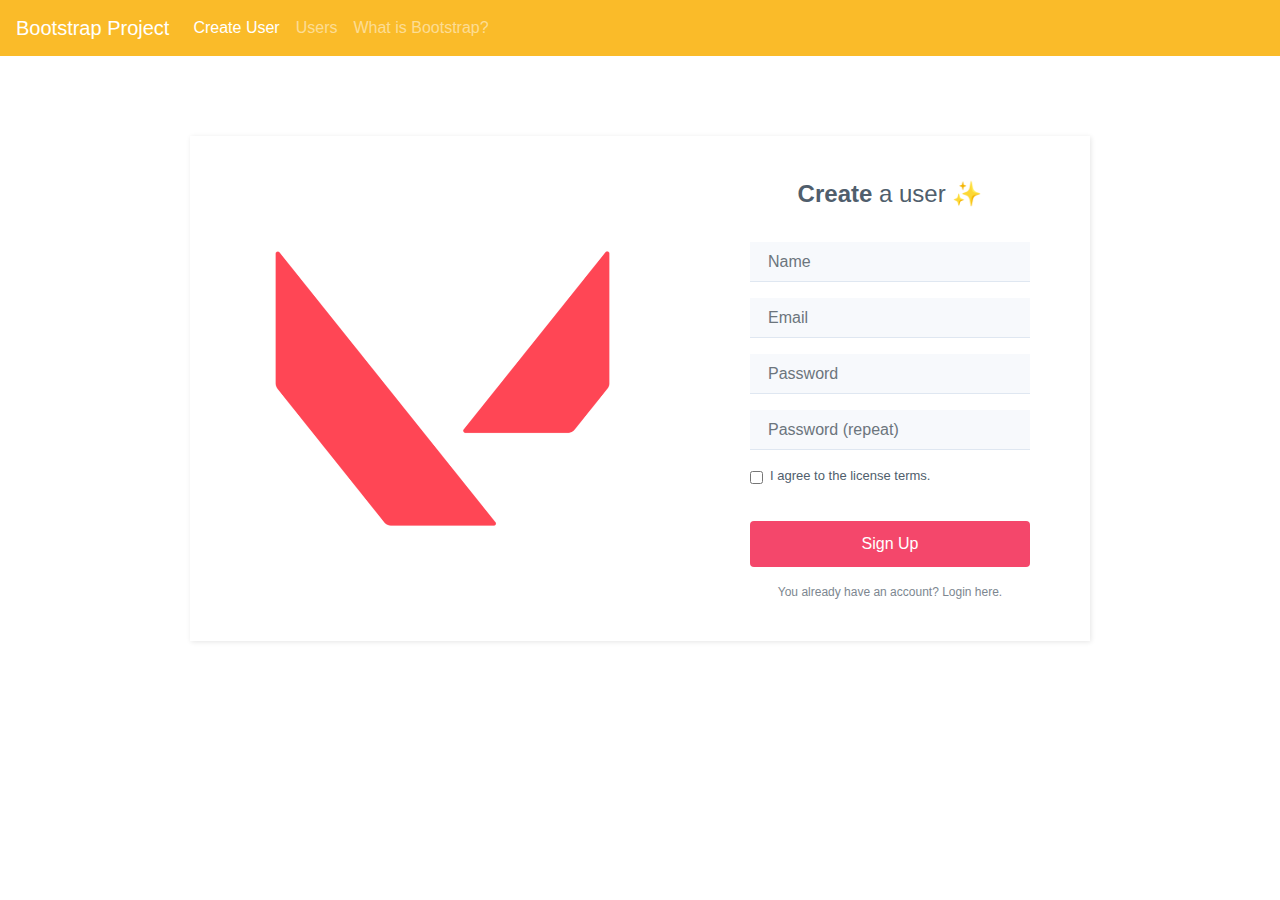
<file: index.html>
<!DOCTYPE html>
<html lang="en">
  <head>
    <title>Bootstrap Project</title>
    <meta charset="utf-8" />
    <meta
      name="viewport"
      content="width=device-width, initial-scale=1, shrink-to-fit=no"
    />
    <!-- Bootstrap CSS -->
    <link
      rel="stylesheet"
      href="https://stackpath.bootstrapcdn.com/bootstrap/4.3.1/css/bootstrap.min.css"
      integrity="sha384-ggOyR0iXCbMQv3Xipma34MD+dH/1fQ784/j6cY/iJTQUOhcWr7x9JvoRxT2MZw1T"
      crossorigin="anonymous"
    />
    <link
      rel="stylesheet"
      href="https://cdnjs.cloudflare.com/ajax/libs/twitter-bootstrap/4.1.3/css/bootstrap.min.css"
    />
    <link rel="stylesheet" href="./style.css" />
    <link
      rel="shortcut icon"
      href="./assets/favicon1.ico"
      type="image/x-icon"
    />
  </head>
  <body>
    <header>
      <nav
        class="navbar navbar-expand-sm navbar-dark"
        style="background-color: #fabb29"
      >
        <a class="navbar-brand" href="#">Bootstrap Project</a>
        <button
          class="navbar-toggler d-lg-none"
          type="button"
          data-toggle="collapse"
          data-target="#collapsibleNavId"
          aria-controls="collapsibleNavId"
          aria-expanded="false"
          aria-label="Toggle navigation"
        >
          <span class="navbar-toggler-icon"></span>
        </button>
        <div class="collapse navbar-collapse" id="collapsibleNavId">
          <ul class="navbar-nav mr-auto mt-2 mt-lg-0">
            <div class="collapse navbar-collapse" id="collapsibleNavId">
              <ul class="navbar-nav mr-auto mt-2 mt-lg-0">
                <li class="nav-item active">
                  <a class="nav-link" href="#"
                    >Create User <span class="sr-only">(current)</span></a
                  >
                </li>
                <li class="nav-item">
                  <a class="nav-link" href="./users/users.html">Users</a>
                </li>
                <li class="nav-item">
                  <a class="nav-link" href="./about/about.html"
                    >What is Bootstrap?</a
                  >
                </li>
              </ul>
            </div>
          </ul>
        </div>
      </nav>
    </header>
    <main>
      <!-- Logo -->
      <div class="register-photo">
        <div class="form-container">
          <div class="image-holder"></div>
          <!-- Form -->
          <form>
            <h2 class="text-center"><strong>Create</strong> a user &#10024;</h2>
            <div class="form-group">
              <input
                class="form-control"
                type="name"
                name="name"
                placeholder="Name"
                id="user-name"
              />
            </div>
            <div class="form-group">
              <input
                class="form-control"
                type="email"
                name="email"
                placeholder="Email"
                id="email"
              />
            </div>
            <div class="form-group">
              <input
                class="form-control"
                type="password"
                name="password"
                placeholder="Password"
                id="password"
              />
            </div>
            <div class="form-group">
              <input
                class="form-control"
                type="password"
                name="password-repeat"
                placeholder="Password (repeat)"
                id="password-repeat"
              />
            </div>
            <div class="form-group">
              <div
                id="validation-alert"
                class="alert alert-danger hidden"
                role="alert"
              >
                <span id="validation-alert-message"></span>
              </div>
              <div
                id="user-validation-success-alert"
                class="alert alert-success hidden"
                role="alert"
              >
                <span>User created successfully!!</span>
              </div>

              <div class="form-check">
                <label class="form-check-label"
                  ><input class="form-check-input" type="checkbox" />I agree to
                  the license terms.</label
                >
              </div>
            </div>
            <div class="form-group">
              <button
                class="btn btn-primary btn-block"
                type="button"
                id="sign-up-button"
              >
                Sign Up
              </button>
            </div>
            <a href="" class="already"
              >You already have an account? Login here.</a
            >
          </form>
        </div>
      </div>
    </main>
    <!-- Bootstrap JS for Nav -->
    <script src="https://cdnjs.cloudflare.com/ajax/libs/jquery/3.2.1/jquery.min.js"></script>
    <script src="https://cdnjs.cloudflare.com/ajax/libs/twitter-bootstrap/4.1.3/js/bootstrap.bundle.min.js"></script>
    <!-- Main JS for creating users -->
    <script src="main.js"></script>
  </body>
</html>
</file>
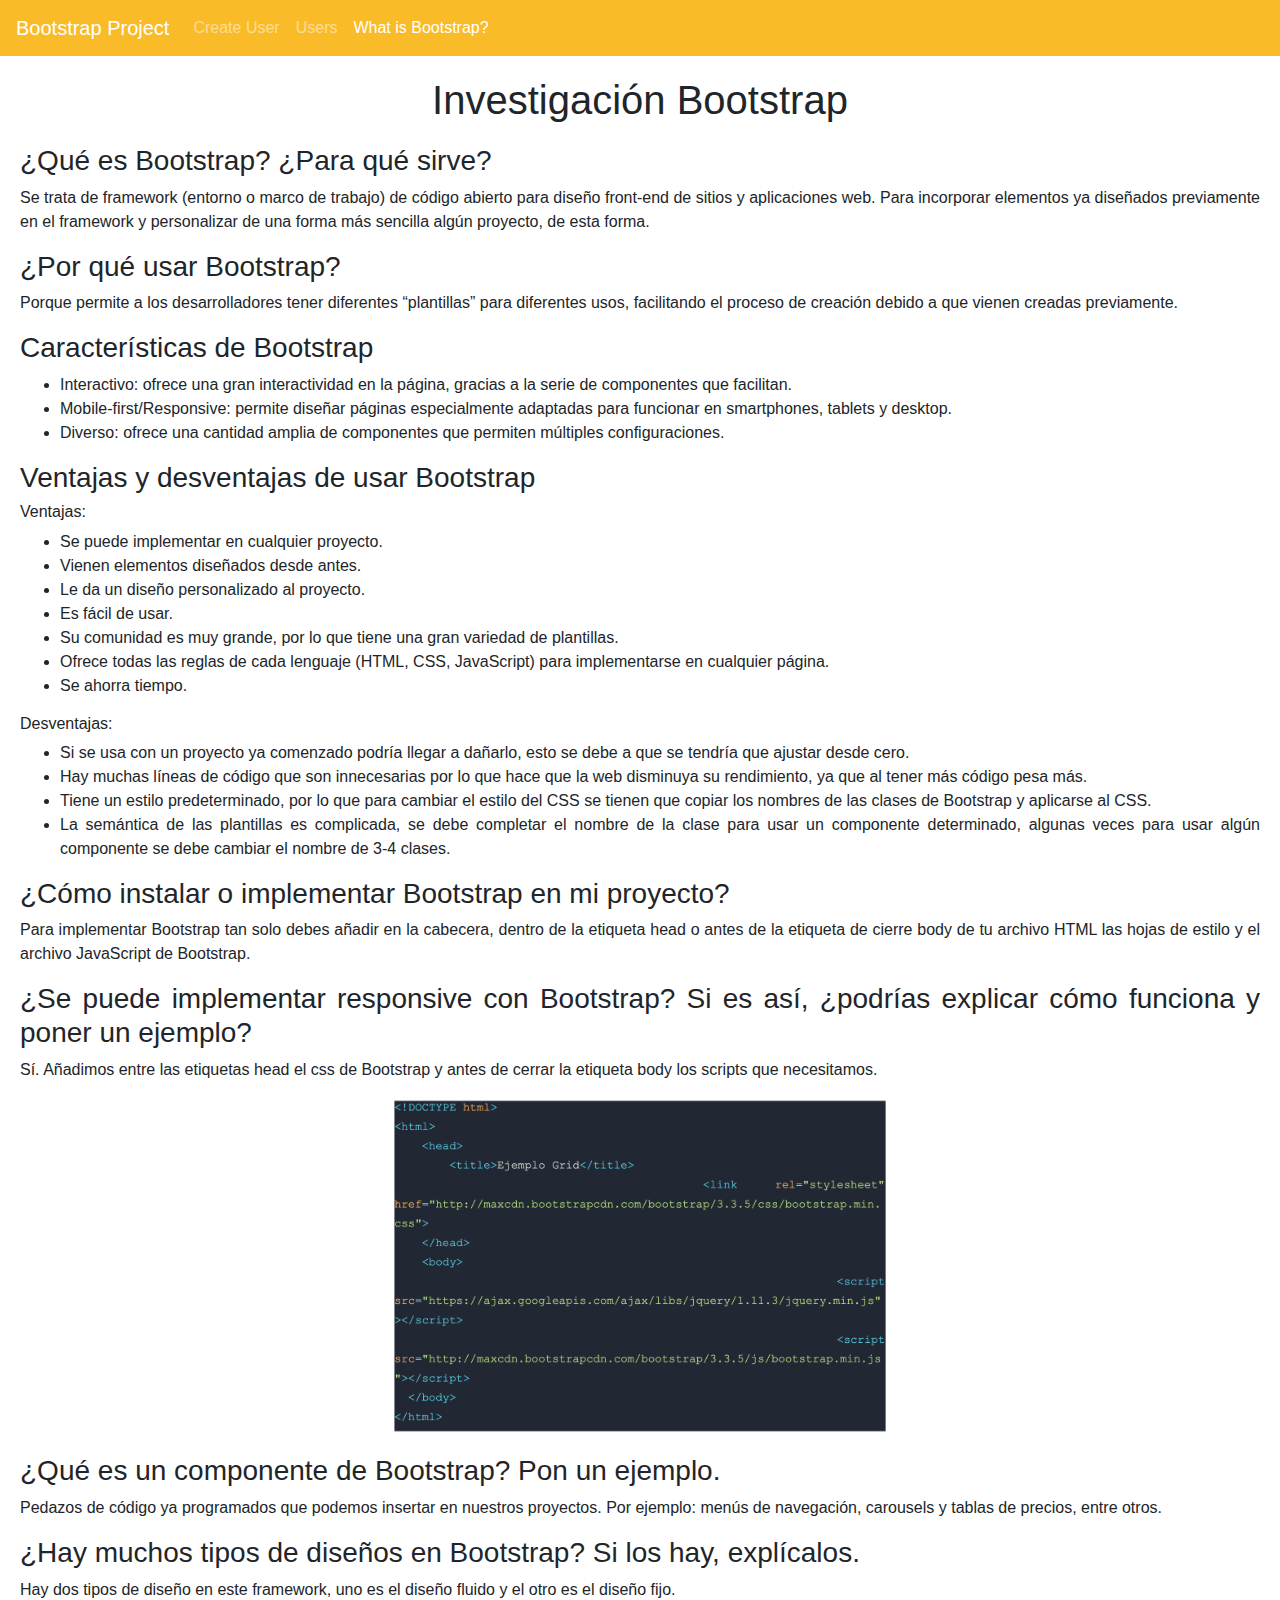
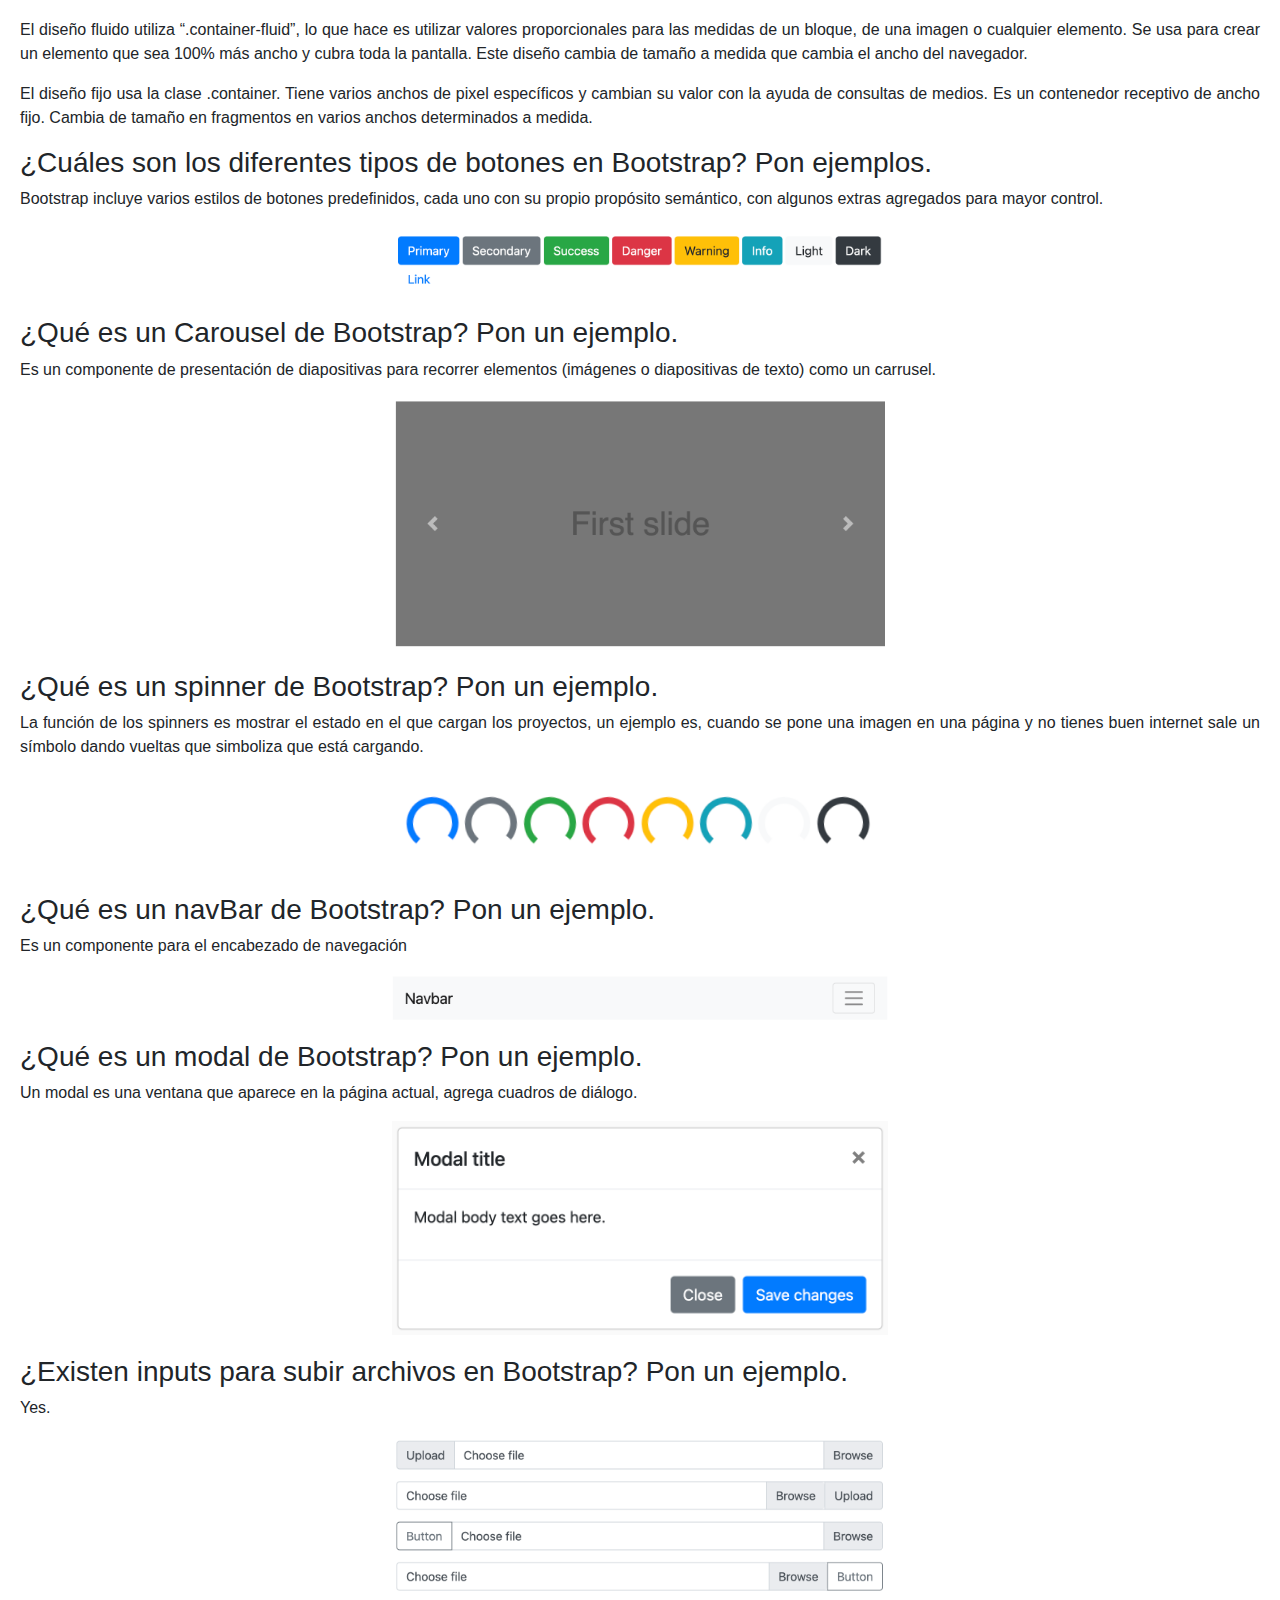
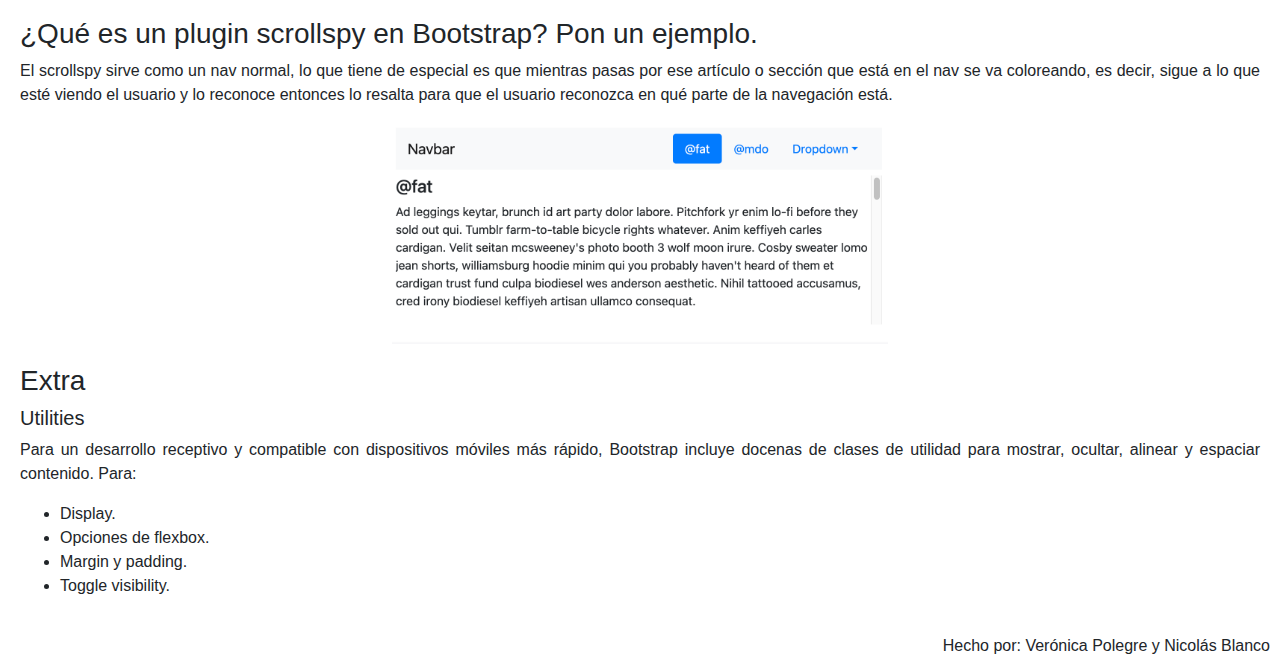
<file: about/about.html>
<!DOCTYPE html>
<html lang="en">
  <head>
    <title>Bootstrap Project</title>
    <meta charset="utf-8" />
    <meta
      name="viewport"
      content="width=device-width, initial-scale=1, shrink-to-fit=no"
    />
    <!-- Bootstrap CSS -->
    <link
      rel="stylesheet"
      href="https://stackpath.bootstrapcdn.com/bootstrap/4.3.1/css/bootstrap.min.css"
      integrity="sha384-ggOyR0iXCbMQv3Xipma34MD+dH/1fQ784/j6cY/iJTQUOhcWr7x9JvoRxT2MZw1T"
      crossorigin="anonymous"
    />
    <link
      rel="stylesheet"
      href="https://cdnjs.cloudflare.com/ajax/libs/twitter-bootstrap/4.1.3/css/bootstrap.min.css"
    />
    <link rel="stylesheet" href="../about/about.css" />
    <link
      rel="shortcut icon"
      href="../assets/favicon1.ico"
      type="image/x-icon"
    />
    <!-- Bootstrap Cards CSS -->
    <link
      href="//maxcdn.bootstrapcdn.com/bootstrap/4.1.1/css/bootstrap.min.css"
      rel="stylesheet"
      id="bootstrap-css"
    />
  </head>
  <body>
    <header>
      <nav
        class="navbar navbar-expand-sm navbar-dark"
        style="background-color: #fabb29"
      >
        <a class="navbar-brand" href="#">Bootstrap Project</a>
        <button
          class="navbar-toggler d-lg-none"
          type="button"
          data-toggle="collapse"
          data-target="#collapsibleNavId"
          aria-controls="collapsibleNavId"
          aria-expanded="false"
          aria-label="Toggle navigation"
        >
          <span class="navbar-toggler-icon"></span>
        </button>
        <div class="collapse navbar-collapse" id="collapsibleNavId">
          <ul class="navbar-nav mr-auto mt-2 mt-lg-0">
            <div class="collapse navbar-collapse" id="collapsibleNavId">
              <ul class="navbar-nav mr-auto mt-2 mt-lg-0">
                <li class="nav-item">
                  <a class="nav-link" href="../index.html"
                    >Create User <span class="sr-only">(current)</span></a
                  >
                </li>
                <li class="nav-item">
                  <a class="nav-link" href="../users/users.html">Users</a>
                </li>
                <li class="nav-item active">
                  <a class="nav-link" href="#">What is Bootstrap?</a>
                </li>
              </ul>
            </div>
          </ul>
        </div>
      </nav>
    </header>
    <main>
      <section id="intro">
        <h1>Investigación Bootstrap</h1>
      </section>
      <section class="infoContainer">
        <article id="info1">
          <h3>¿Qué es Bootstrap? ¿Para qué sirve?</h3>
          <p>
            Se trata de framework (entorno o marco de trabajo) de código abierto
            para diseño front-end de sitios y aplicaciones web. Para incorporar
            elementos ya diseñados previamente en el framework y personalizar de
            una forma más sencilla algún proyecto, de esta forma.
          </p>
        </article>
        <article id="info2">
          <h3>¿Por qué usar Bootstrap?</h3>
          <p>
            Porque permite a los desarrolladores tener diferentes “plantillas”
            para diferentes usos, facilitando el proceso de creación debido a
            que vienen creadas previamente.
          </p>
        </article>
        <article id="info3">
          <h3>Características de Bootstrap</h3>
          <ul>
            <li>
              Interactivo: ofrece una gran interactividad en la página, gracias
              a la serie de componentes que facilitan.
            </li>
            <li>
              Mobile-first/Responsive: permite diseñar páginas especialmente
              adaptadas para funcionar en smartphones, tablets y desktop.
            </li>
            <li>
              Diverso: ofrece una cantidad amplia de componentes que permiten
              múltiples configuraciones.
            </li>
          </ul>
        </article>
        <article id="info4">
          <h3>Ventajas y desventajas de usar Bootstrap</h3>
          <h6>Ventajas:</h6>
          <ul>
            <li>Se puede implementar en cualquier proyecto.</li>
            <li>Vienen elementos diseñados desde antes.</li>
            <li>Le da un diseño personalizado al proyecto.</li>
            <li>Es fácil de usar.</li>
            <li>
              Su comunidad es muy grande, por lo que tiene una gran variedad de
              plantillas.
            </li>
            <li>
              Ofrece todas las reglas de cada lenguaje (HTML, CSS, JavaScript)
              para implementarse en cualquier página.
            </li>
            <li>Se ahorra tiempo.</li>
          </ul>
          <h6>Desventajas:</h6>
          <ul>
            <li>
              Si se usa con un proyecto ya comenzado podría llegar a dañarlo,
              esto se debe a que se tendría que ajustar desde cero.
            </li>
            <li>
              Hay muchas líneas de código que son innecesarias por lo que hace
              que la web disminuya su rendimiento, ya que al tener más código
              pesa más.
            </li>
            <li>
              Tiene un estilo predeterminado, por lo que para cambiar el estilo
              del CSS se tienen que copiar los nombres de las clases de
              Bootstrap y aplicarse al CSS.
            </li>
            <li>
              La semántica de las plantillas es complicada, se debe completar el
              nombre de la clase para usar un componente determinado, algunas
              veces para usar algún componente se debe cambiar el nombre de 3-4
              clases.
            </li>
          </ul>
        </article>
        <article id="info5">
          <h3>¿Cómo instalar o implementar Bootstrap en mi proyecto?</h3>
          <p>
            Para implementar Bootstrap tan solo debes añadir en la cabecera,
            dentro de la etiqueta head o antes de la etiqueta de cierre body de
            tu archivo HTML las hojas de estilo y el archivo JavaScript de
            Bootstrap.
          </p>
        </article>
        <article id="info6">
          <h3>
            ¿Se puede implementar responsive con Bootstrap? Si es así, ¿podrías
            explicar cómo funciona y poner un ejemplo?
          </h3>
          <p>
            Sí. Añadimos entre las etiquetas head el css de Bootstrap y antes de
            cerrar la etiqueta body los scripts que necesitamos.
          </p>
          <img
            id="imgInfo6"
            src="../assets/responsive.png"
            alt=""
          />
        </article>
        <article id="info7">
          <h3>¿Qué es un componente de Bootstrap? Pon un ejemplo.</h3>
          <p>
            Pedazos de código ya programados que podemos insertar en nuestros
            proyectos. Por ejemplo: menús de navegación, carousels y tablas de
            precios, entre otros.
          </p>
        </article>
        <article id="info8">
          <h3>
            ¿Hay muchos tipos de diseños en Bootstrap? Si los hay, explícalos.
          </h3>
          <p>
            Hay dos tipos de diseño en este framework, uno es el diseño fluido y
            el otro es el diseño fijo.
          </p>
          <p>
            El diseño fluido utiliza “.container-fluid”, lo que hace es utilizar
            valores proporcionales para las medidas de un bloque, de una imagen
            o cualquier elemento. Se usa para crear un elemento que sea 100% más
            ancho y cubra toda la pantalla. Este diseño cambia de tamaño a
            medida que cambia el ancho del navegador.
          </p>
          <p>
            El diseño fijo usa la clase .container. Tiene varios anchos de pixel
            específicos y cambian su valor con la ayuda de consultas de medios.
            Es un contenedor receptivo de ancho fijo. Cambia de tamaño en
            fragmentos en varios anchos determinados a medida.
          </p>
        </article>
        <article id="info9">
          <h3>
            ¿Cuáles son los diferentes tipos de botones en Bootstrap? Pon
            ejemplos.
          </h3>
          <p>
            Bootstrap incluye varios estilos de botones predefinidos, cada uno
            con su propio propósito semántico, con algunos extras agregados para
            mayor control.
          </p>
          <img src="../assets/botones.png" alt="" />
        </article>
        <article id="info10">
          <h3>¿Qué es un Carousel de Bootstrap? Pon un ejemplo.</h3>
          <p>
            Es un componente de presentación de diapositivas para recorrer
            elementos (imágenes o diapositivas de texto) como un carrusel.
          </p>
          <img src="../assets/carousel.png" alt="" />
        </article>
        <article id="info11">
          <h3>¿Qué es un spinner de Bootstrap? Pon un ejemplo.</h3>
          <p>
            La función de los spinners es mostrar el estado en el que cargan los
            proyectos, un ejemplo es, cuando se pone una imagen en una página y
            no tienes buen internet sale un símbolo dando vueltas que simboliza
            que está cargando.
          </p>
          <img src="../assets/spinners.png" alt="" />
        </article>
        <article id="info12">
          <h3>¿Qué es un navBar de Bootstrap? Pon un ejemplo.</h3>
          <p>Es un componente para el encabezado de navegación</p>
          <img src="../assets/navbar.png" alt="" />
        </article>
        <article id="info13">
          <h3>¿Qué es un modal de Bootstrap? Pon un ejemplo.</h3>
          <p>
            Un modal es una ventana que aparece en la página actual, agrega
            cuadros de diálogo.
          </p>
          <img src="../assets/modal.png" alt="" />
        </article>
        <article id="info14">
          <h3>
            ¿Existen inputs para subir archivos en Bootstrap? Pon un ejemplo.
          </h3>
          <p>Yes.</p>
          <img src="../assets/inputs.png" alt="" />
        </article>
        <article id="info15">
          <h3>¿Qué es un plugin scrollspy en Bootstrap? Pon un ejemplo.</h3>
          <p>
            El scrollspy sirve como un nav normal, lo que tiene de especial es
            que mientras pasas por ese artículo o sección que está en el nav se
            va coloreando, es decir, sigue a lo que esté viendo el usuario y lo
            reconoce entonces lo resalta para que el usuario reconozca en qué
            parte de la navegación está.
          </p>
          <img src="../assets/scrollspy.png" alt="" />
        </article>
        <article id="extra">
          <h3>Extra</h3>
          <h5>Utilities</h5>
          <p>
            Para un desarrollo receptivo y compatible con dispositivos móviles
            más rápido, Bootstrap incluye docenas de clases de utilidad para
            mostrar, ocultar, alinear y espaciar contenido. Para:
          </p>
          <ul>
            <li>Display.</li>
            <li>Opciones de flexbox.</li>
            <li>Margin y padding.</li>
            <li>Toggle visibility.</li>
          </ul>
        </article>
      </section>
    </main>
    <footer>Hecho por: Verónica Polegre y Nicolás Blanco</footer>
    <script src="https://cdnjs.cloudflare.com/ajax/libs/jquery/3.2.1/jquery.min.js"></script>
    <script src="https://cdnjs.cloudflare.com/ajax/libs/twitter-bootstrap/4.1.3/js/bootstrap.bundle.min.js"></script>
  </body>
</html>
</file>
<file: style.css>
.register-photo {
  background: #ffffff;
  padding: 80px 0;
}

.register-photo .image-holder {
  display: table-cell;
  width: auto;
  background: url(./assets/logo.png);
  background-size: cover;
}

.register-photo .form-container {
  display: table;
  max-width: 900px;
  width: 90%;
  margin: 0 auto;
  box-shadow: 1px 1px 5px rgba(0, 0, 0, 0.1);
}

.register-photo form {
  display: table-cell;
  width: 400px;
  background-color: #ffffff;
  padding: 40px 60px;
  color: #505e6c;
}

@media (max-width: 991px) {
  .register-photo form {
    padding: 40px;
  }
}

.register-photo form h2 {
  font-size: 24px;
  line-height: 1.5;
  margin-bottom: 30px;
}

.register-photo form .form-control {
  background: #f7f9fc;
  border: none;
  border-bottom: 1px solid #dfe7f1;
  border-radius: 0;
  box-shadow: none;
  outline: none;
  color: inherit;
  text-indent: 6px;
  height: 40px;
}

.register-photo form .form-check {
  font-size: 13px;
  line-height: 20px;
}

.register-photo form .btn-primary {
  background: #f4476b;
  border: none;
  border-radius: 4px;
  padding: 11px;
  box-shadow: none;
  margin-top: 35px;
  text-shadow: none;
  outline: none !important;
}

.register-photo form .btn-primary:hover,
.register-photo form .btn-primary:active {
  background: #eb3b60;
}

.register-photo form .btn-primary:active {
  transform: translateY(1px);
}

.register-photo form .already {
  display: block;
  text-align: center;
  font-size: 12px;
  color: #6f7a85;
  opacity: 0.9;
  text-decoration: none;
}

/*USERS CSS*/
@import url("https://maxcdn.bootstrapcdn.com/font-awesome/4.7.0/css/font-awesome.min.css");
@import url("https://fonts.googleapis.com/css?family=Open+Sans:300,400,600,700");
@import url("https://fonts.googleapis.com/css?family=Libre+Baskerville:400,700");
body {
  font-family: "Open Sans", sans-serif;
}
*:hover {
  -webkit-transition: all 1s ease;
  transition: all 1s ease;
}
section {
  display: flex;
  align-items: center;
  float: left;
  width: 100%;
  background: #fff; /* fallback for old browsers */
  padding: 30px 0;
}
h1 {
  float: left;
  width: 100%;
  color: #ffffff;
  margin-bottom: 30px;
  font-size: 14px;
}
h1 span {
  font-family: "Libre Baskerville", serif;
  display: block;
  font-size: 45px;
  text-transform: none;
  margin-bottom: 20px;
  margin-top: 30px;
  font-weight: 700;
}
h1 a {
  color: #131313;
  font-weight: bold;
}

/*Profile Card 1*/
.profile-card-1 {
  font-family: "Open Sans", Arial, sans-serif;
  position: relative;
  float: left;
  overflow: hidden;
  width: 100%;
  color: #000000;
  text-align: center;
  height: 368px;
  border: none;
}
.profile-card-1 .background {
  width: 100%;
  vertical-align: top;
  opacity: 0.9;
  -webkit-filter: blur(5px);
  filter: blur(5px);
  -webkit-transform: scale(1.8);
  transform: scale(2.8);
}
.profile-card-1 .card-content {
  width: 100%;
  padding: 15px 25px;
  position: absolute;
  left: 0;
  top: 50%;
}
.profile-card-1 .profile {
  border-radius: 50%;
  position: absolute;
  bottom: 50%;
  left: 50%;
  max-width: 100px;
  opacity: 1;
  box-shadow: 3px 3px 20px rgba(0, 0, 0, 0.5);
  border: 2px solid rgba(255, 255, 255, 1);
  -webkit-transform: translate(-50%, 0%);
  transform: translate(-50%, 0%);
}
.profile-card-1 h2 {
  margin: 0 0 5px;
  font-weight: 600;
  font-size: 25px;
}
.profile-card-1 h2 small {
  display: block;
  font-size: 15px;
  margin-top: 10px;
}
.profile-card-1 i {
  display: inline-block;
  font-size: 16px;
  color: #ffffff;
  text-align: center;
  border: 1px solid #fff;
  width: 30px;
  height: 30px;
  line-height: 30px;
  border-radius: 50%;
  margin: 0 5px;
}
.profile-card-1 .icon-block {
  float: left;
  width: 100%;
  margin-top: 15px;
}
.profile-card-1 .icon-block a {
  text-decoration: none;
}
.profile-card-1 i:hover {
  background-color: #fff;
  color: #2e3434;
  text-decoration: none;
}

.hidden {
  display: none;
}

.card {
  align-items: center;
  text-align: center;
  padding: 2em;
}
</file>
<file: about/about.css>
main {
    display: flex;
    flex-direction: column;
    align-items: center;
    padding: 10px;
}
#intro {
    text-align: center;
    margin-top: 10px;
    margin-bottom: 20px;
}  
.infoContainer {
    margin-left: 10px;
    margin-right: 10px;
    text-align: justify;
} 
img {
    display: flex;
    margin-bottom: 20px;
    position: relative;
    height: 50%;
    width: 40%;
    
    margin-left: auto;
    margin-right: auto;
}
footer {
    text-align: end;
    margin: 10px;
}


@media only screen and (max-width: 600px) {
    img {
        display: flex;
        width: 100%;
        height: 100%;
    }
  }
</file>
